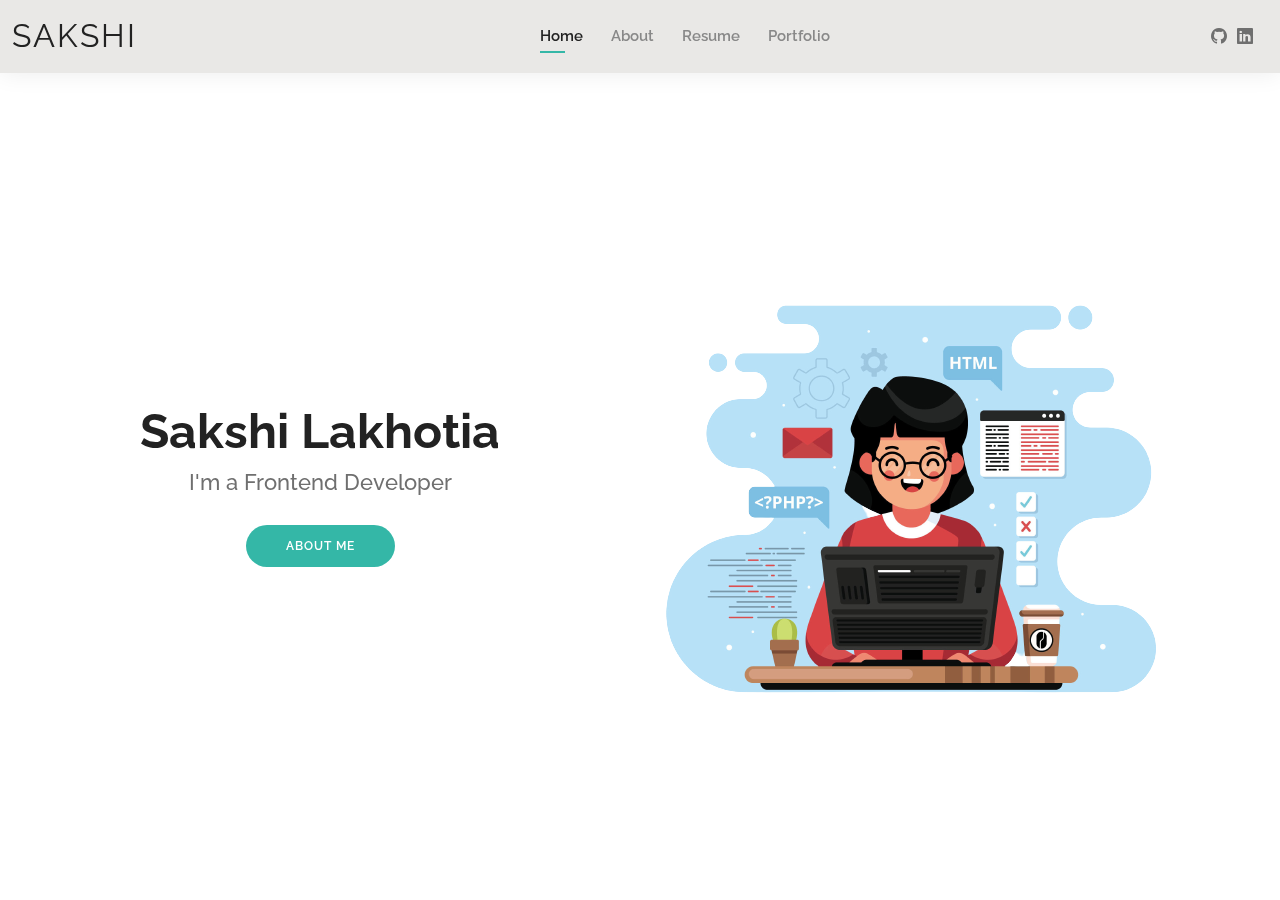
<file: index.html>
<!DOCTYPE html>
<html lang="en">

<head>
  <meta charset="utf-8">
  <meta content="width=device-width, initial-scale=1.0" name="viewport">

  <title>Sakshi</title>
  <meta content="" name="description">
  <meta content="" name="keywords">

  
  <!-- Google Fonts -->
  <link href="https://fonts.googleapis.com/css?family=Open+Sans:300,300i,400,400i,600,600i,700,700i|Raleway:300,300i,400,400i,500,500i,600,600i,700,700i|Poppins:300,300i,400,400i,500,500i,600,600i,700,700i" rel="stylesheet">

  <!-- Vendor CSS Files -->
  <link href="assets/vendor/aos/aos.css" rel="stylesheet">
  <link href="assets/vendor/bootstrap/css/bootstrap.min.css" rel="stylesheet">
  <link href="assets/vendor/bootstrap-icons/bootstrap-icons.css" rel="stylesheet">
  <link href="assets/vendor/boxicons/css/boxicons.min.css" rel="stylesheet">
  <link href="assets/vendor/glightbox/css/glightbox.min.css" rel="stylesheet">
  <link href="assets/vendor/swiper/swiper-bundle.min.css" rel="stylesheet">

  <!-- Template Main CSS File -->
  <link href="assets/css/style.css" rel="stylesheet">

  
</head>

<body>

  <!-- ======= Header ======= -->
  <header id="header" class="fixed-top">
    <div class="container-fluid d-flex justify-content-between align-items-center">

      <h1 class="logo me-auto me-lg-0"><a href="index.html">Sakshi</a></h1>
      <!-- Uncomment below if you prefer to use an image logo -->
      <!-- <a href="index.html" class="logo"><img src="assets/img/logo.png" alt="" class="img-fluid"></a>-->

      <nav id="navbar" class="navbar order-last order-lg-0">
        <ul>
          <li><a class="active" href="index.html">Home</a></li>
          <li><a href="about.html">About</a></li>
          <li><a href="resume.html">Resume</a></li>
          <li><a href="portfolio.html">Portfolio</a></li>
                  </ul>
        <i class="bi bi-list mobile-nav-toggle"></i>
      </nav><!-- .navbar -->

      <div class="header-social-links">
        
        <a href="https://github.com/sakshilakhotia04" target="_blank" class="facebook"><i class="bi bi-github"></i></a>
        
        <a href="https://www.linkedin.com/in/sakshi-lakhotia-ba4a96228/" target="_blank" class="linkedin"><i class="bi bi-linkedin"></i></i></a>
      </div>

    </div>

  </header><!-- End Header -->

  <!-- ======= Hero Section ======= -->
  <section id="hero" class="d-flex align-items-center">
    
    <div class="container d-flex flex-column align-items-center" data-aos="zoom-in" data-aos-delay="100">
     
      <h1>Sakshi Lakhotia</h1>
      <h2>I'm a Frontend Developer</h2>
      <a href="about.html" class="btn-about">About Me</a>
    </div>
    <div class="container d-flex flex-row space-around" data-aos="zoom-in" data-aos-delay="100">
      <img src="./assets/img/2778468-removebg-preview.png">
      <!-- <h1>Sakshi Lakhotia</h1>
      <h2>I'm a Frontend Developer</h2>
      <a href="about.html" class="btn-about">About Me</a> -->
    </div>
  </section><!-- End Hero -->

 

  <div id="preloader"></div>
  <a href="#" class="back-to-top d-flex align-items-center justify-content-center"><i class="bi bi-arrow-up-short"></i></a>

  <!-- Vendor JS Files -->
  <script src="assets/vendor/purecounter/purecounter_vanilla.js"></script>
  <script src="assets/vendor/aos/aos.js"></script>
  <script src="assets/vendor/bootstrap/js/bootstrap.bundle.min.js"></script>
  <script src="assets/vendor/glightbox/js/glightbox.min.js"></script>
  <script src="assets/vendor/isotope-layout/isotope.pkgd.min.js"></script>
  <script src="assets/vendor/swiper/swiper-bundle.min.js"></script>
  <script src="assets/vendor/waypoints/noframework.waypoints.js"></script>
  <script src="assets/vendor/php-email-form/validate.js"></script>

  <!-- Template Main JS File -->
  <script src="assets/js/main.js"></script>

</body>

</html>
</file>
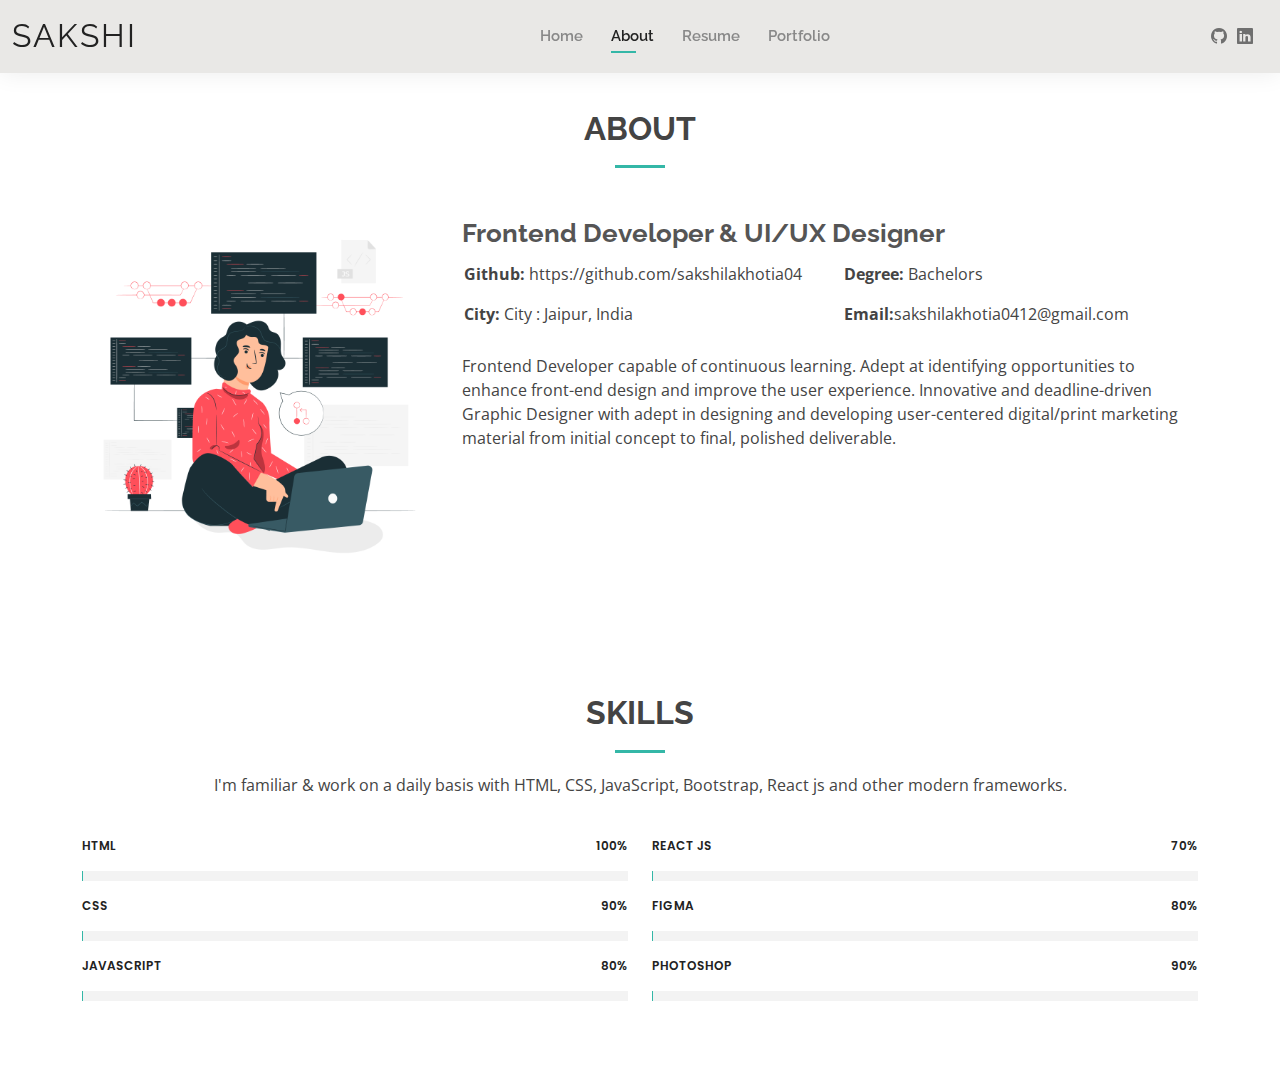
<file: about.html>
<!DOCTYPE html>
<html lang="en">

<head>
  <meta charset="utf-8">
  <meta content="width=device-width, initial-scale=1.0" name="viewport">

  <title>Sakshi</title>
  <meta content="" name="description">
  <meta content="" name="keywords">

  

  <!-- Google Fonts -->
  <link href="https://fonts.googleapis.com/css?family=Open+Sans:300,300i,400,400i,600,600i,700,700i|Raleway:300,300i,400,400i,500,500i,600,600i,700,700i|Poppins:300,300i,400,400i,500,500i,600,600i,700,700i" rel="stylesheet">

  <!-- Vendor CSS Files -->
  <link href="assets/vendor/aos/aos.css" rel="stylesheet">
  <link href="assets/vendor/bootstrap/css/bootstrap.min.css" rel="stylesheet">
  <link href="assets/vendor/bootstrap-icons/bootstrap-icons.css" rel="stylesheet">
  <link href="assets/vendor/boxicons/css/boxicons.min.css" rel="stylesheet">
  <link href="assets/vendor/glightbox/css/glightbox.min.css" rel="stylesheet">
  <link href="assets/vendor/swiper/swiper-bundle.min.css" rel="stylesheet">

  <!-- Template Main CSS File -->
  <link href="assets/css/style.css" rel="stylesheet">

</head>

<body>

  <!-- ======= Header ======= -->
  <header id="header" class="fixed-top">
    <div class="container-fluid d-flex justify-content-between align-items-center">

      <h1 class="logo me-auto me-lg-0"><a href="index.html">Sakshi</a></h1>
   

      <nav id="navbar" class="navbar order-last order-lg-0">
        <ul>
          <li><a href="index.html">Home</a></li>
          <li><a class="active" href="about.html">About</a></li>
          <li><a href="resume.html">Resume</a></li>
          
          <li><a href="portfolio.html">Portfolio</a></li>
         
        </ul>
        <i class="bi bi-list mobile-nav-toggle"></i>
      </nav><!-- .navbar -->

      <div class="header-social-links">
        
        <a href="https://github.com/sakshilakhotia04" target="_blank" class="facebook"><i class="bi bi-github"></i></a>
        
        <a href="https://www.linkedin.com/in/sakshi-lakhotia-ba4a96228/" target="_blank" class="linkedin"><i class="bi bi-linkedin"></i></i></a>
      </div>

    </div>

  </header><!-- End Header -->

  <main id="main">

    <!-- ======= About Section ======= -->
    <section id="about" class="about">
      <div class="container" data-aos="fade-up">

        <div class="section-title">
          <h2>About</h2>
          <!--p>Seeking an entry-level opportunity with an esteemed organization where I can utilize my skills & enhance learning in the field of work. Capable of mastering new technologies.</p-->
        </div>

        <div class="row">
          <div class="col-lg-4">
            <img src="assets/img/aboutttttt.jpg" class="img-fluid" alt="">
          </div>
          <div class="col-lg-8 pt-4 pt-lg-0 content">
            <h3>Frontend Developer &amp; UI/UX Designer</h3>
            
            <div class="row">
              <div class="col-lg-6">
                <ul>
                 
                  <li><i class="bi bi-rounded-right"></i> <strong>Github:</strong> https://github.com/sakshilakhotia04</li>
                 
                  <li><i class="bi bi-rounded-right"></i> <strong>City:</strong> City : Jaipur, India</li>
                </ul>
              </div>
              <div class="col-lg-6">
                <ul>
                 
                  <li><i class="bi bi-rounded-right"></i> <strong>Degree:</strong> Bachelors</li>
                  <li><i class="bi bi-rounded-right"></i> <strong>Email:</strong>sakshilakhotia0412@gmail.com</li>
                  
                </ul>
              </div>
            </div>
            <p>
            Frontend Developer capable of continuous learning. Adept at identifying opportunities to enhance front-end design and improve the user experience. Innovative and deadline-driven Graphic Designer with adept in  designing and developing user-centered digital/print marketing material from initial concept to final, polished deliverable. 
            </p>
          </div>
        </div>

      </div>
    </section><!-- End About Section -->

    <!-- ======= Skills Section ======= -->
    <section id="skills" class="skills">
      <div class="container" data-aos="fade-up">

        <div class="section-title">
          <h2>Skills</h2>
          <p>I'm familiar & work on a daily basis with HTML, CSS, JavaScript, Bootstrap, React js and other modern frameworks.</p>
        </div>

        <div class="row skills-content">

          <div class="col-lg-6">

            <div class="progress">
              <span class="skill">HTML <i class="val">100%</i></span>
              <div class="progress-bar-wrap">
                <div class="progress-bar" role="progressbar" aria-valuenow="100" aria-valuemin="0" aria-valuemax="100"></div>
              </div>
            </div>

            <div class="progress">
              <span class="skill">CSS <i class="val">90%</i></span>
              <div class="progress-bar-wrap">
                <div class="progress-bar" role="progressbar" aria-valuenow="90" aria-valuemin="0" aria-valuemax="100"></div>
              </div>
            </div>

            <div class="progress">
              <span class="skill">JavaScript <i class="val">80%</i></span>
              <div class="progress-bar-wrap">
                <div class="progress-bar" role="progressbar" aria-valuenow="80" aria-valuemin="0" aria-valuemax="100"></div>
              </div>
            </div>

          </div>

          <div class="col-lg-6">

            <div class="progress">
              <span class="skill">React Js <i class="val">70%</i></span>
              <div class="progress-bar-wrap">
                <div class="progress-bar" role="progressbar" aria-valuenow="70" aria-valuemin="0" aria-valuemax="100"></div>
              </div>
            </div>

            <div class="progress">
              <span class="skill">Figma <i class="val">80%</i></span>
              <div class="progress-bar-wrap">
                <div class="progress-bar" role="progressbar" aria-valuenow="80" aria-valuemin="0" aria-valuemax="100"></div>
              </div>
            </div>

            <div class="progress">
              <span class="skill">Photoshop <i class="val">90%</i></span>
              <div class="progress-bar-wrap">
                <div class="progress-bar" role="progressbar" aria-valuenow="90" aria-valuemin="0" aria-valuemax="100"></div>
              </div>
            </div>

          </div>

        </div>

      </div>
    </section><!-- End Skills Section -->

   

  

  <div id="preloader"></div>
  <a href="#" class="back-to-top d-flex align-items-center justify-content-center"><i class="bi bi-arrow-up-short"></i></a>

  <!-- Vendor JS Files -->
  <script src="assets/vendor/purecounter/purecounter_vanilla.js"></script>
  <script src="assets/vendor/aos/aos.js"></script>
  <script src="assets/vendor/bootstrap/js/bootstrap.bundle.min.js"></script>
  <script src="assets/vendor/glightbox/js/glightbox.min.js"></script>
  <script src="assets/vendor/isotope-layout/isotope.pkgd.min.js"></script>
  <script src="assets/vendor/swiper/swiper-bundle.min.js"></script>
  <script src="assets/vendor/waypoints/noframework.waypoints.js"></script>
  <script src="assets/vendor/php-email-form/validate.js"></script>

  <!-- Template Main JS File -->
  <script src="assets/js/main.js"></script>

</body>

</html>
</file>
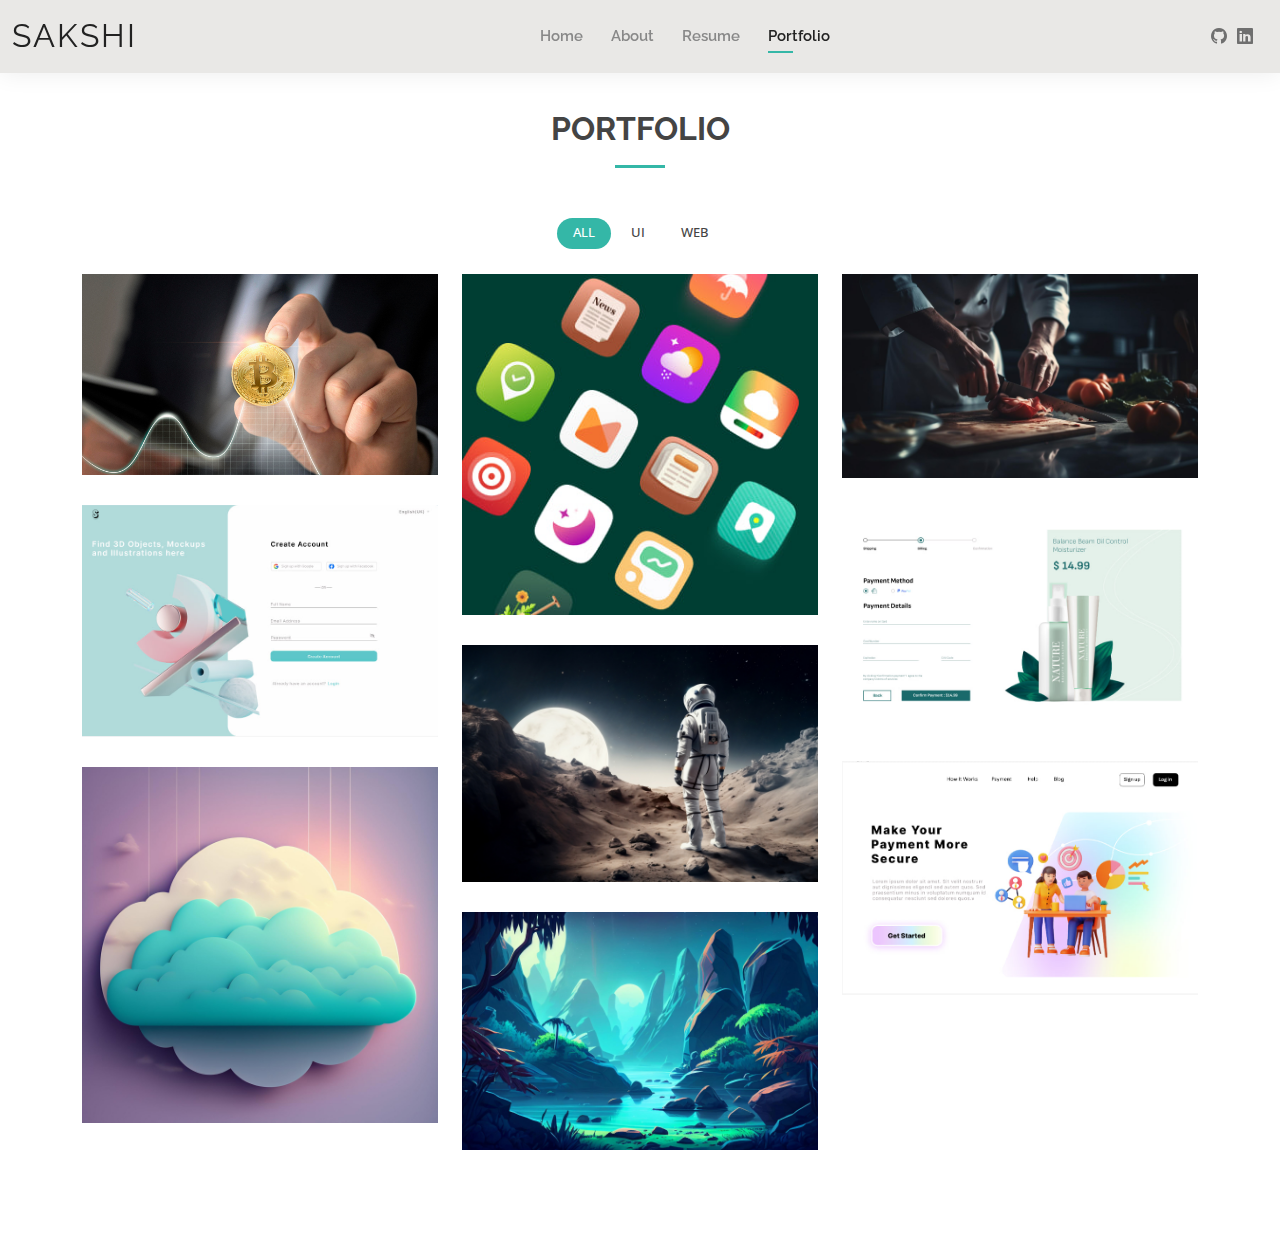
<file: portfolio.html>
<!DOCTYPE html>
<html lang="en">

<head>
  <meta charset="utf-8">
  <meta content="width=device-width, initial-scale=1.0" name="viewport">

  <title>Sakshi</title>
  <meta content="" name="description">
  <meta content="" name="keywords">

  <!-- Favicons
  <link href="assets/img/favicon.png" rel="icon">
  <link href="assets/img/apple-touch-icon.png" rel="apple-touch-icon"> -->

  <!-- Google Fonts -->
  <link href="https://fonts.googleapis.com/css?family=Open+Sans:300,300i,400,400i,600,600i,700,700i|Raleway:300,300i,400,400i,500,500i,600,600i,700,700i|Poppins:300,300i,400,400i,500,500i,600,600i,700,700i" rel="stylesheet">

  <!-- Vendor CSS Files -->
  <link href="assets/vendor/aos/aos.css" rel="stylesheet">
  <link href="assets/vendor/bootstrap/css/bootstrap.min.css" rel="stylesheet">
  <link href="assets/vendor/bootstrap-icons/bootstrap-icons.css" rel="stylesheet">
  <link href="assets/vendor/boxicons/css/boxicons.min.css" rel="stylesheet">
  <link href="assets/vendor/glightbox/css/glightbox.min.css" rel="stylesheet">
  <link href="assets/vendor/swiper/swiper-bundle.min.css" rel="stylesheet">

  <!-- Template Main CSS File -->
  <link href="assets/css/style.css" rel="stylesheet">

 
</head>

<body>

  <!-- ======= Header ======= -->
  <header id="header" class="fixed-top">
    <div class="container-fluid d-flex justify-content-between align-items-center">

      <h1 class="logo me-auto me-lg-0"><a href="index.html">Sakshi</a></h1>
      <!-- Uncomment below if you prefer to use an image logo -->
      <!-- <a href="index.html" class="logo"><img src="assets/img/logo.png" alt="" class="img-fluid"></a>-->

      <nav id="navbar" class="navbar order-last order-lg-0">
        <ul>
          <li><a href="index.html">Home</a></li>
          <li><a href="about.html">About</a></li>
          <li><a href="resume.html">Resume</a></li>
          <li><a class="active" href="portfolio.html">Portfolio</a></li>
          
        </ul>
        <i class="bi bi-list mobile-nav-toggle"></i>
      </nav><!-- .navbar -->

      <div class="header-social-links">
        
        <a href="https://github.com/sakshilakhotia04" target="_blank" class="facebook"><i class="bi bi-github"></i></a>
        
        <a href="https://www.linkedin.com/in/sakshi-lakhotia-ba4a96228/" target="_blank" class="linkedin"><i class="bi bi-linkedin"></i></i></a>
      </div>

    </div>

  </header><!-- End Header -->

  <main id="main">

    <!-- ======= Portfolio Section ======= -->
    <section id="portfolio" class="portfolio">
      <div class="container" data-aos="fade-up">

        <div class="section-title">
          <h2>Portfolio</h2>
          
        </div>

        <div class="row" data-aos="fade-up" data-aos-delay="100">
          <div class="col-lg-12 d-flex justify-content-center">
            <ul id="portfolio-flters">
              <li data-filter="*" class="filter-active">All</li>
              <li data-filter=".filter-card">UI</li>
              <li data-filter=".filter-web">Web</li>
            </ul>
          </div>
        </div>

        <div class="row portfolio-container" data-aos="fade-up" data-aos-delay="200">

          

          <div class="col-lg-4 col-md-6 portfolio-item filter-web">
            <div class="portfolio-wrap">
              <img src="./assets/img/portfolio/close-up-hand-holding-coin.jpg" class="img-fluid" alt="">
              <div class="portfolio-info">
                <h4>Crypto Tracker</h4>                
                <div class="portfolio-links">
                  <a href="https://peppy-elf-57e00e.netlify.app/" target="_blank"><i class="bx bx-link"></i></a>
                </div>
              </div>
            </div>
          </div>

         
          <div class="col-lg-4 col-md-6 portfolio-item filter-card">
            <div class="portfolio-wrap">
              <img src="assets/img/portfolio/icons.jpg" class="img-fluid" alt="">
              <div class="portfolio-info">
                <h4>Icons</h4>
                <p>Icons</p>
                <div class="portfolio-links">
                  <a href="assets/img/portfolio/icons.jpg" data-gallery="portfolioGallery" class="portfolio-lightbox" title="Icons"><i class="bx bx-link"></i></a>
                </div>
              </div>
            </div>
          </div>

          <div class="col-lg-4 col-md-6 portfolio-item filter-web">
            <div class="portfolio-wrap">
              <img src="assets/img/portfolio/man-slicing-fresh-organic-tomato-healthy-meal-generated-by-ai.jpg" class="img-fluid" alt="">
              <div class="portfolio-info">
                <h4>Restaurant Website</h4>
                <div class="portfolio-links">
                  <a href="https://splendid-bavarois-0d9db8.netlify.app/" target="_blank" class="portfolio-details-lightbox" data-glightbox="type: external" title="Portfolio Details"><i class="bx bx-link"></i></a>
                </div>
              </div>
            </div>
          </div>


          <div class="col-lg-4 col-md-6 portfolio-item filter-card">
            <div class="portfolio-wrap">
              <img src="assets/img/portfolio/sign.jpg" class="img-fluid" alt="">
              <div class="portfolio-info">
                <h4>Sign Up</h4>
                <div class="portfolio-links">
                  <a href="assets/img/portfolio/sign.jpg" data-gallery="portfolioGallery" class="portfolio-lightbox" title="Sign Up"><i class="bx bx-link"></i></a>
                  
                </div>
              </div>
            </div>
          </div>

          <div class="col-lg-4 col-md-6 portfolio-item filter-card">
            <div class="portfolio-wrap">
              <img src="assets/img/portfolio/product.jpg" class="img-fluid" alt="">
              <div class="portfolio-info">
                <h4>Product Checkout</h4>
                <div class="portfolio-links">
                  <a href="assets/img/portfolio/product.jpg" data-gallery="portfolioGallery" class="portfolio-lightbox" title="Product Checkout"><i class="bx bx-link"></i></a>
                  
                </div>
              </div>
            </div>
          </div>

          <div class="col-lg-4 col-md-6 portfolio-item filter-web">
            <div class="portfolio-wrap">
              <img src="assets/img/portfolio/full-shot-female-astronaut-wearing-spacesuit.jpg" class="img-fluid" alt="">
              <div class="portfolio-info">
                <h4>Space Travel</h4>
                <div class="portfolio-links">                 
                  <a href="https://space-travel-made-easy.netlify.app/" target="_blank" class="portfolio-details-lightbox" data-glightbox="type: external" title="Portfolio Details"><i class="bx bx-link"></i></a>
                </div>
              </div>
            </div>
          </div>
          <div class="col-lg-4 col-md-6 portfolio-item filter-card">
            <div class="portfolio-wrap">
              <img src="assets/img/portfolio/payment.jpg" class="img-fluid" alt="">
              <div class="portfolio-info">
                <h4>Payment Landing Page</h4>               
                <div class="portfolio-links">
                  <a href="assets/img/portfolio/payment.jpg" data-gallery="portfolioGallery" class="portfolio-lightbox" title="Payment Landing Page"><i class="bx bx-link"></i></a>
                 
                </div>
              </div>
            </div>
          </div>

          <div class="col-lg-4 col-md-6 portfolio-item filter-web">
            <div class="portfolio-wrap">
              <img src="assets/img/portfolio/paper-cutout-cloud-with-word-cloud-it.jpg" class="img-fluid" alt="">
              <div class="portfolio-info">
                <h4>Weather Website</h4>
                <div class="portfolio-links">
                  <!-- <a href="assets/img/portfolio/portfolio-9.jpg" data-gallery="portfolioGallery" class="portfolio-lightbox" title="Web 3"><i class="bx bx-plus"></i></a> -->
                  <a href="https://zippy-mandazi-5ec29a.netlify.app/" target="_blank" class="portfolio-details-lightbox" data-glightbox="type: external" title="Portfolio Details"><i class="bx bx-link"></i></a>
                </div>
              </div>
            </div>
          </div>
          <!-- <div class="col-lg-4 col-md-6 portfolio-item filter-card">
            <div class="portfolio-wrap">
              <img src="assets/img/portfolio/portfolio-8.jpg" class="img-fluid" alt="">
              <div class="portfolio-info">
                <h4>Card 3</h4>
                <p>Card</p>
                <div class="portfolio-links">
                  <a href="assets/img/portfolio/portfolio-8.jpg" data-gallery="portfolioGallery" class="portfolio-lightbox" title="Card 3"><i class="bx bx-plus"></i></a>
                  <a href="portfolio-details.html" class="portfolio-details-lightbox" data-glightbox="type: external" title="Portfolio Details"><i class="bx bx-link"></i></a>
                </div>
              </div>
            </div>
          </div> -->

          <div class="col-lg-4 col-md-6 portfolio-item filter-web">
            <div class="portfolio-wrap">
              <img src="assets/img/portfolio/jungle-background-forest-nature-scene-futuristic-generative-ai.jpg" class="img-fluid" alt="">
              <div class="portfolio-info">
                <h4>Parallax Website</h4>
                <div class="portfolio-links">
                  <!-- <a href="assets/img/portfolio/portfolio-9.jpg" data-gallery="portfolioGallery" class="portfolio-lightbox" title="Web 3"><i class="bx bx-plus"></i></a> -->
                  <a href="https://fancy-bienenstitch-a3ef98.netlify.app/" target="_blank" class="portfolio-details-lightbox" data-glightbox="type: external" title="Portfolio Details"><i class="bx bx-link"></i></a>
                </div>
              </div>
            </div>
          </div>

        </div>

      </div>
    </section><!-- End Portfolio Section -->

  </main><!-- End #main -->

 

  <div id="preloader"></div>
  <a href="#" class="back-to-top d-flex align-items-center justify-content-center"><i class="bi bi-arrow-up-short"></i></a>

  <!-- Vendor JS Files -->
  <script src="assets/vendor/purecounter/purecounter_vanilla.js"></script>
  <script src="assets/vendor/aos/aos.js"></script>
  <script src="assets/vendor/bootstrap/js/bootstrap.bundle.min.js"></script>
  <script src="assets/vendor/glightbox/js/glightbox.min.js"></script>
  <script src="assets/vendor/isotope-layout/isotope.pkgd.min.js"></script>
  <script src="assets/vendor/swiper/swiper-bundle.min.js"></script>
  <script src="assets/vendor/waypoints/noframework.waypoints.js"></script>
  <script src="assets/vendor/php-email-form/validate.js"></script>

  <!-- Template Main JS File -->
  <script src="assets/js/main.js"></script>

</body>

</html>
</file>
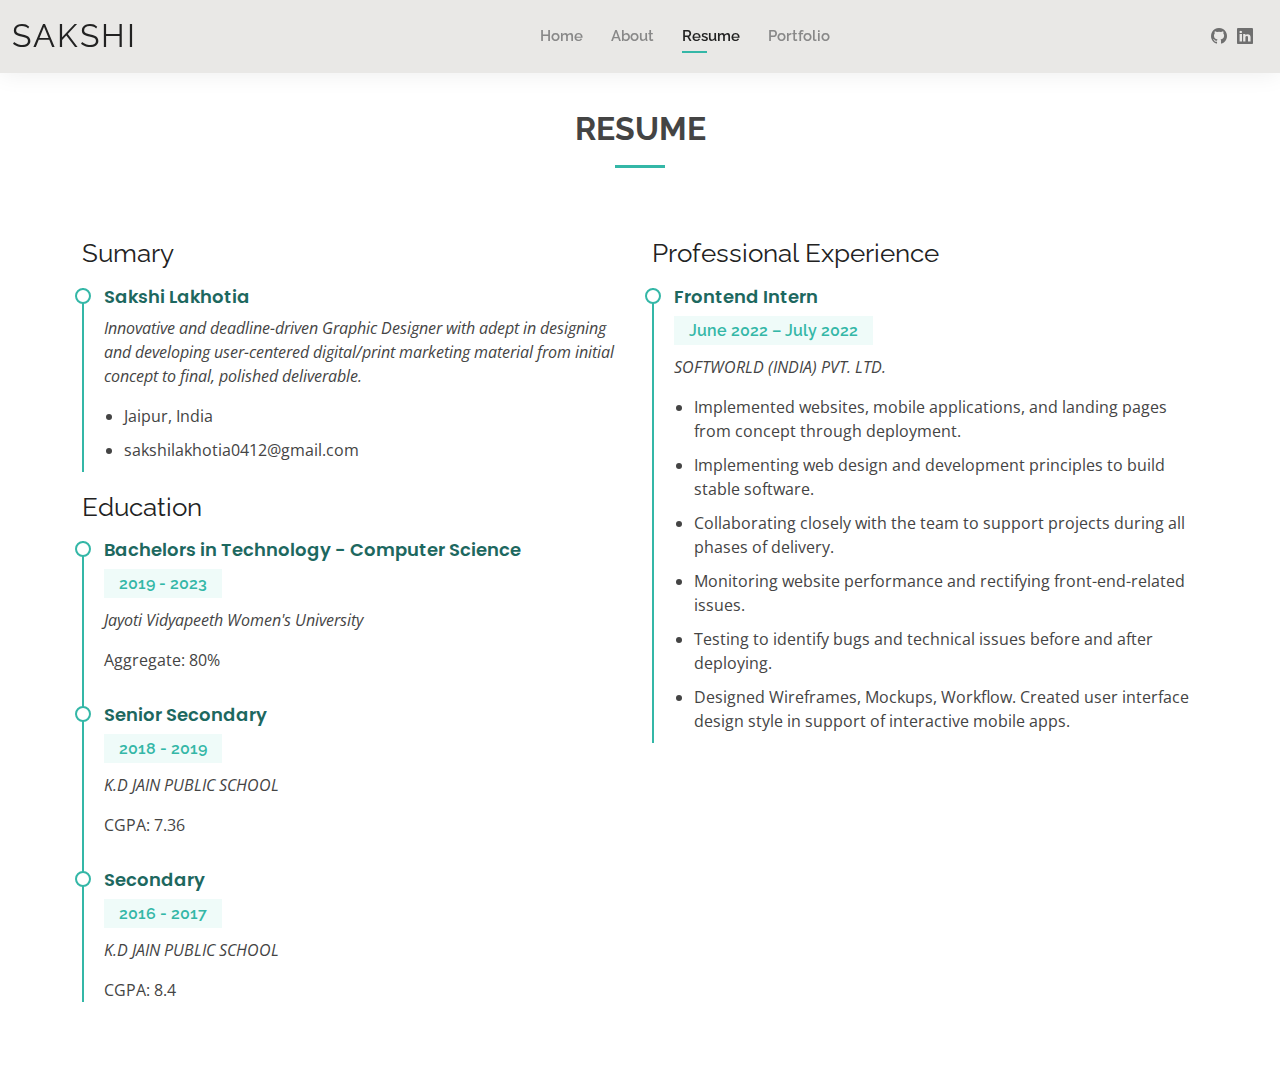
<file: resume.html>
<!DOCTYPE html>
<html lang="en">

<head>
  <meta charset="utf-8">
  <meta content="width=device-width, initial-scale=1.0" name="viewport">

  <title>Sakshi</title>
  <meta content="" name="description">
  <meta content="" name="keywords">

  

  <!-- Google Fonts -->
  <link href="https://fonts.googleapis.com/css?family=Open+Sans:300,300i,400,400i,600,600i,700,700i|Raleway:300,300i,400,400i,500,500i,600,600i,700,700i|Poppins:300,300i,400,400i,500,500i,600,600i,700,700i" rel="stylesheet">

  <!-- Vendor CSS Files -->
  <link href="assets/vendor/aos/aos.css" rel="stylesheet">
  <link href="assets/vendor/bootstrap/css/bootstrap.min.css" rel="stylesheet">
  <link href="assets/vendor/bootstrap-icons/bootstrap-icons.css" rel="stylesheet">
  <link href="assets/vendor/boxicons/css/boxicons.min.css" rel="stylesheet">
  <link href="assets/vendor/glightbox/css/glightbox.min.css" rel="stylesheet">
  <link href="assets/vendor/swiper/swiper-bundle.min.css" rel="stylesheet">

  <!-- Template Main CSS File -->
  <link href="assets/css/style.css" rel="stylesheet">

  
</head>

<body>

  <!-- ======= Header ======= -->
  <header id="header" class="fixed-top">
    <div class="container-fluid d-flex justify-content-between align-items-center">

      <h1 class="logo me-auto me-lg-0"><a href="index.html">Sakshi</a></h1>
      <!-- Uncomment below if you prefer to use an image logo -->
      <!-- <a href="index.html" class="logo"><img src="assets/img/logo.png" alt="" class="img-fluid"></a>-->

      <nav id="navbar" class="navbar order-last order-lg-0">
        <ul>
          <li><a href="index.html">Home</a></li>
          <li><a href="about.html">About</a></li>
          <li><a class="active" href="resume.html">Resume</a></li>
           <li><a href="portfolio.html">Portfolio</a></li>
          
        </ul>
        <i class="bi bi-list mobile-nav-toggle"></i>
      </nav><!-- .navbar -->

      <div class="header-social-links">
       
        <a href="https://github.com/sakshilakhotia04" target="_blank" class="facebook"><i class="bi bi-github"></i></a>
        
        <a href="https://www.linkedin.com/in/sakshi-lakhotia-ba4a96228/" target="_blank" class="linkedin"><i class="bi bi-linkedin"></i></i></a>
      </div>

    </div>

  </header><!-- End Header -->

  <main id="main">

    <!-- ======= Resume Section ======= -->
    <section id="resume" class="resume">
      <div class="container" data-aos="fade-up">

        <div class="section-title">
          <h2>Resume</h2>
         
        </div>

        <div class="row">
          <div class="col-lg-6">
            <h3 class="resume-title">Sumary</h3>
            <div class="resume-item pb-0">
              <h4>Sakshi Lakhotia</h4>
              <p><em>Innovative and deadline-driven Graphic Designer with adept in  designing and developing user-centered digital/print marketing material from initial concept to final, polished deliverable.</em></p>
              <p>
              <ul>
                <li>Jaipur, India</li>
                
                <li>sakshilakhotia0412@gmail.com</li>
              </ul>
              </p>
            </div>

            <h3 class="resume-title">Education</h3>
            <div class="resume-item">
              <h4>Bachelors in Technology - Computer Science</h4>
              <h5>2019 - 2023</h5>
              <p><em>Jayoti Vidyapeeth Women's University</em></p>
              <p>Aggregate: 80%</p>
            </div>
            <div class="resume-item">
              <h4>Senior Secondary</h4>
              <h5>2018 - 2019</h5>
              <p><em>K.D JAIN PUBLIC SCHOOL</em></p>
              <p>CGPA: 7.36</p>
            </div>
            <div class="resume-item">
              <h4>Secondary</h4>
              <h5>2016 - 2017</h5>
              <p><em>K.D JAIN PUBLIC SCHOOL</em></p>
              <p>CGPA: 8.4</p>
            </div>
          </div>
          <div class="col-lg-6">
            <h3 class="resume-title">Professional Experience</h3>
            <div class="resume-item">
              <h4>Frontend Intern</h4>
              <h5>June 2022 – July 2022
                </h5>
              <p><em>SOFTWORLD (INDIA) PVT. LTD.</em></p>
              <p>
              <ul>
                <li>Implemented websites, mobile applications, and landing pages from concept through deployment.</li>
                <li>Implementing web design and development principles to build stable software. </li>
                <li>Collaborating closely with the team to support projects during all phases of delivery.</li>
                <li> Monitoring website performance and rectifying front-end-related issues.</li>
                <li> Testing to identify bugs and technical issues before and after deploying.</li>
                <li>Designed Wireframes, Mockups, Workflow. Created user interface design style in support of interactive mobile apps.</li>
              </ul>
              </p>
            </div>
            
          </div>
        </div>

      </div>
    </section><!-- End Resume Section -->

  </main><!-- End #main -->

  
  <div id="preloader"></div>
  <a href="#" class="back-to-top d-flex align-items-center justify-content-center"><i class="bi bi-arrow-up-short"></i></a>

  <!-- Vendor JS Files -->
  <script src="assets/vendor/purecounter/purecounter_vanilla.js"></script>
  <script src="assets/vendor/aos/aos.js"></script>
  <script src="assets/vendor/bootstrap/js/bootstrap.bundle.min.js"></script>
  <script src="assets/vendor/glightbox/js/glightbox.min.js"></script>
  <script src="assets/vendor/isotope-layout/isotope.pkgd.min.js"></script>
  <script src="assets/vendor/swiper/swiper-bundle.min.js"></script>
  <script src="assets/vendor/waypoints/noframework.waypoints.js"></script>
  <script src="assets/vendor/php-email-form/validate.js"></script>

  <!-- Template Main JS File -->
  <script src="assets/js/main.js"></script>

</body>

</html>
</file>
<file: assets/css/style.css>
/*--------------------------------------------------------------
# General
--------------------------------------------------------------*/
body {
  font-family: "Open Sans", sans-serif;
  color: #444444;
}

a {
  color: #34b7a7;
  text-decoration: none;
}

a:hover {
  color: #51cdbe;
  text-decoration: none;
}

h1,
h2,
h3,
h4,
h5,
h6 {
  font-family: "Raleway", sans-serif;
}

#main {
  margin-top: 50px;
}

@media (max-width: 992px) {
  #main {
    margin-top: 30px;
  }
}

/*--------------------------------------------------------------
# Preloader
--------------------------------------------------------------*/
#preloader {
  position: fixed;
  top: 0;
  left: 0;
  right: 0;
  bottom: 0;
  z-index: 9999;
  overflow: hidden;
  background: #fff;
}

#preloader:before {
  content: "";
  position: fixed;
  top: calc(50% - 30px);
  left: calc(50% - 30px);
  border: 6px solid #34b7a7;
  border-top-color: #dcf5f2;
  border-radius: 50%;
  width: 60px;
  height: 60px;
  animation: animate-preloader 1s linear infinite;
}

@keyframes animate-preloader {
  0% {
    transform: rotate(0deg);
  }

  100% {
    transform: rotate(360deg);
  }
}

/*--------------------------------------------------------------
# Back to top button
--------------------------------------------------------------*/
.back-to-top {
  position: fixed;
  visibility: hidden;
  opacity: 0;
  right: 15px;
  bottom: 15px;
  z-index: 996;
  background: #34b7a7;
  width: 40px;
  height: 40px;
  border-radius: 50px;
  transition: all 0.4s;
}

.back-to-top i {
  font-size: 24px;
  color: #fff;
  line-height: 0;
}

.back-to-top:hover {
  background: #49cbbb;
  color: #fff;
}

.back-to-top.active {
  visibility: visible;
  opacity: 1;
}

/*--------------------------------------------------------------
# Header
--------------------------------------------------------------*/
#header {
  background: #e9e8e6;
  box-shadow: 0px 0px 25px 0 rgba(0, 0, 0, 0.08);
  z-index: 997;
  padding: 15px 0;
}

#header .logo {
  font-size: 32px;
  margin: 0;
  padding: 0;
  line-height: 1;
  font-weight: 400;
  letter-spacing: 2px;
  text-transform: uppercase;
}

#header .logo a {
  color: #222222;
}

#header .logo img {
  max-height: 40px;
}

@media (max-width: 992px) {
  #header .logo {
    font-size: 28px;
  }
}

/*--------------------------------------------------------------
# Header Social Links
--------------------------------------------------------------*/
.header-social-links {
  padding-right: 15px;
}

.header-social-links a {
  color: #6f6f6f;
  padding-left: 6px;
  display: inline-block;
  line-height: 0px;
  transition: 0.3s;
  font-size: 16px;
}

.header-social-links a:hover {
  color: #34b7a7;
}

/*--------------------------------------------------------------
# Navigation Menu
--------------------------------------------------------------*/
/**
* Desktop Navigation 
*/
.navbar {
  padding: 0;
}

.navbar ul {
  margin: 0;
  padding: 0;
  display: flex;
  list-style: none;
  align-items: center;
}

.navbar li {
  position: relative;
  padding: 10px 0 10px 28px;
}

.navbar a,
.navbar a:focus {
  display: flex;
  align-items: center;
  justify-content: space-between;
  font-family: "Raleway", sans-serif;
  font-size: 15px;
  font-weight: 600;
  color: #888888;
  white-space: nowrap;
  transition: 0.3s;
  position: relative;
}

.navbar a i,
.navbar a:focus i {
  font-size: 12px;
  line-height: 0;
  margin-left: 5px;
}

.navbar>ul>li>a:before {
  content: "";
  position: absolute;
  width: 0;
  height: 2px;
  bottom: -5px;
  left: 0;
  background-color: #34b7a7;
  visibility: hidden;
  width: 0px;
  transition: all 0.3s ease-in-out 0s;
}

.navbar a:hover:before,
.navbar li:hover>a:before,
.navbar .active:before {
  visibility: visible;
  width: 25px;
}

.navbar a:hover,
.navbar .active,
.navbar .active:focus,
.navbar li:hover>a {
  color: #222222;
}

.navbar .dropdown ul {
  display: block;
  position: absolute;
  left: 14px;
  top: calc(100% + 30px);
  margin: 0;
  padding: 10px 0;
  z-index: 99;
  opacity: 0;
  visibility: hidden;
  background: #fff;
  box-shadow: 0px 0px 30px rgba(127, 137, 161, 0.25);
  transition: 0.3s;
  border-radius: 4px;
}

.navbar .dropdown ul li {
  min-width: 200px;
  padding: 0;
}

.navbar .dropdown ul a {
  padding: 10px 20px;
  font-size: 15px;
  text-transform: none;
  font-weight: 600;
}

.navbar .dropdown ul a i {
  font-size: 12px;
}

.navbar .dropdown ul a:hover,
.navbar .dropdown ul .active:hover,
.navbar .dropdown ul li:hover>a {
  color: #34b7a7;
}

.navbar .dropdown:hover>ul {
  opacity: 1;
  top: 100%;
  visibility: visible;
}

.navbar .dropdown .dropdown ul {
  top: 0;
  left: calc(100% - 30px);
  visibility: hidden;
}

.navbar .dropdown .dropdown:hover>ul {
  opacity: 1;
  top: 0;
  left: 100%;
  visibility: visible;
}

@media (max-width: 1366px) {
  .navbar .dropdown .dropdown ul {
    left: -90%;
  }

  .navbar .dropdown .dropdown:hover>ul {
    left: -100%;
  }
}

/**
* Mobile Navigation 
*/
.mobile-nav-toggle {
  color: #222222;
  font-size: 28px;
  cursor: pointer;
  display: none;
  line-height: 0;
  transition: 0.5s;
}

.mobile-nav-toggle.bi-x {
  color: #fff;
}

@media (max-width: 991px) {
  .mobile-nav-toggle {
    display: block;
  }

  .navbar ul {
    display: none;
  }
}

.navbar-mobile {
  position: fixed;
  overflow: hidden;
  top: 0;
  right: 0;
  left: 0;
  bottom: 0;
  background: rgba(9, 9, 9, 0.9);
  transition: 0.3s;
  z-index: 999;
}

.navbar-mobile .mobile-nav-toggle {
  position: absolute;
  top: 15px;
  right: 15px;
}

.navbar-mobile ul {
  display: block;
  position: absolute;
  top: 55px;
  right: 15px;
  bottom: 15px;
  left: 15px;
  padding: 10px 0;
  border-radius: 10px;
  background-color: #fff;
  overflow-y: auto;
  transition: 0.3s;
}

.navbar-mobile a,
.navbar-mobile a:focus {
  font-size: 15px;
  padding-right: 15px;
  color: #222222;
}

.navbar-mobile a:hover,
.navbar-mobile .active,
.navbar-mobile li:hover>a {
  color: #34b7a7;
}

.navbar-mobile .getstarted,
.navbar-mobile .getstarted:focus {
  margin: 15px;
}

.navbar-mobile .dropdown ul {
  position: static;
  display: none;
  margin: 10px 20px;
  padding: 10px 0;
  z-index: 99;
  opacity: 1;
  visibility: visible;
  background: #fff;
  box-shadow: 0px 0px 30px rgba(127, 137, 161, 0.25);
}

.navbar-mobile .dropdown ul li {
  min-width: 200px;
}

.navbar-mobile .dropdown ul a {
  padding: 10px 20px;
}

.navbar-mobile .dropdown ul a i {
  font-size: 12px;
}

.navbar-mobile .dropdown ul a:hover,
.navbar-mobile .dropdown ul .active:hover,
.navbar-mobile .dropdown ul li:hover>a {
  color: #34b7a7;
}

.navbar-mobile .dropdown>.dropdown-active {
  display: block;
}

/*--------------------------------------------------------------
# Hero Section
--------------------------------------------------------------*/

#hero  {
  
  width: 100%;
  height: 100vh;
  
}

#hero .container {
  padding-top: 70px;
  position: relative;
}

@media (max-width: 992px) {
  #hero .container {
    padding-top: 58px;
  }
}

#hero h1 {
  margin: 0;
  font-size: 48px;
  font-weight: 700;
  line-height: 56px;
  color: #222222;
}

#hero h2 {
  color: #6f6f6f;
  margin: 10px 0 0 0;
  font-size: 22px;
}

#hero .btn-about {
  font-family: "Raleway", sans-serif;
  text-transform: uppercase;
  font-weight: 600;
  font-size: 12px;
  letter-spacing: 1px;
  display: inline-block;
  padding: 12px 40px;
  border-radius: 50px;
  transition: 0.5s;
  margin-top: 30px;
  color: #fff;
  background: #34b7a7;
}

#hero .btn-about:hover {
  background: #3dc8b7;
}

@media (min-width: 1024px) {
  #hero {
    background-attachment: fixed;
  }
}

@media (max-width: 992px) {
  #hero:before {
    content: "";
    background: rgba(255, 255, 255, 0.8);
    position: absolute;
    bottom: 0;
    top: 0;
    left: 0;
    right: 0;
  }

  #hero h1 {
    font-size: 28px;
    line-height: 36px;
  }

  #hero h2 {
    font-size: 18px;
    line-height: 24px;
  }
}

/*--------------------------------------------------------------
# Sections General
--------------------------------------------------------------*/
section {
  padding: 60px 0;
}

.section-bg {
  background-color: #e7f8f6;
}

.section-title {
  text-align: center;
  padding-bottom: 30px;
}

.section-title h2 {
  font-size: 32px;
  font-weight: bold;
  text-transform: uppercase;
  margin-bottom: 20px;
  padding-bottom: 20px;
  position: relative;
}

.section-title h2::after {
  content: "";
  position: absolute;
  display: block;
  width: 50px;
  height: 3px;
  background: #34b7a7;
  bottom: 0;
  left: calc(50% - 25px);
}

.section-title p {
  margin-bottom: 0;
}

/*--------------------------------------------------------------
# Cta
--------------------------------------------------------------*/
.cta {
  background: linear-gradient(rgba(0, 0, 0, 0.6), rgba(0, 0, 0, 0.6)), url("../img/bg-1.jpg") fixed center center;
  background-size: cover;
  padding: 80px 0;
}

.cta h3 {
  color: #fff;
  font-size: 28px;
  font-weight: 700;
}

.cta p {
  color: #fff;
}

.cta .cta-btn {
  font-family: "Raleway", sans-serif;
  text-transform: uppercase;
  font-weight: 500;
  font-size: 16px;
  letter-spacing: 1px;
  display: inline-block;
  padding: 8px 20px;
  border-radius: 2px;
  transition: 0.5s;
  margin: 10px;
  border: 2px solid #fff;
  color: #fff;
}

.cta .cta-btn:hover {
  background: #34b7a7;
  border: 2px solid #34b7a7;
}

@media (max-width: 1024px) {
  .cta {
    background-attachment: scroll;
  }
}

@media (min-width: 769px) {
  .cta .cta-btn-container {
    display: flex;
    align-items: center;
    justify-content: flex-end;
  }
}

/*--------------------------------------------------------------
# About
--------------------------------------------------------------*/
.about .content h3 {
  font-weight: 700;
  font-size: 26px;
  color: #555555;
}

.about .content ul {
  list-style: none;
  padding: 0;
}

.about .content ul li {
  padding-bottom: 10px;
}

.about .content ul i {
  font-size: 20px;
  padding-right: 2px;
  color: #34b7a7;
}

.about .content p:last-child {
  margin-bottom: 0;
}

/*--------------------------------------------------------------
# Skills
--------------------------------------------------------------*/
.skills .progress {
  height: 60px;
  display: block;
  background: none;
  border-radius: 0;
}

.skills .progress .skill {
  padding: 10px 0;
  margin: 0 0 6px 0;
  text-transform: uppercase;
  display: block;
  font-weight: 600;
  font-family: "Poppins", sans-serif;
  color: #222222;
}

.skills .progress .skill .val {
  float: right;
  font-style: normal;
}

.skills .progress-bar-wrap {
  background: #f3f3f3;
}

.skills .progress-bar {
  width: 1px;
  height: 10px;
  transition: 0.9s;
  background-color: #34b7a7;
}


/*--------------------------------------------------------------
# Resume
--------------------------------------------------------------*/
.resume .resume-title {
  font-size: 26px;
  font-weight: 400;
  margin-top: 20px;
  margin-bottom: 20px;
  color: #222222;
}

.resume .resume-item {
  padding: 0 0 20px 20px;
  margin-top: -2px;
  border-left: 2px solid #34b7a7;
  position: relative;
}

.resume .resume-item h4 {
  line-height: 18px;
  font-size: 18px;
  font-weight: 600;
  font-family: "Poppins", sans-serif;
  color: #1d685f;
  margin-bottom: 10px;
}

.resume .resume-item h5 {
  font-size: 16px;
  background: #effbf9;
  padding: 5px 15px;
  display: inline-block;
  font-weight: 600;
  margin-bottom: 10px;
  color: #34b7a7;
}

.resume .resume-item ul {
  padding-left: 20px;
}

.resume .resume-item ul li {
  padding-bottom: 10px;
}

.resume .resume-item:last-child {
  padding-bottom: 0;
}

.resume .resume-item::before {
  content: "";
  position: absolute;
  width: 16px;
  height: 16px;
  border-radius: 50px;
  left: -9px;
  top: 0;
  background: #fff;
  border: 2px solid #34b7a7;
}


/*--------------------------------------------------------------
# Portfolio
--------------------------------------------------------------*/
.portfolio .portfolio-item {
  margin-bottom: 30px;
}

.portfolio #portfolio-flters {
  padding: 0;
  margin: 0 auto 20px auto;
  list-style: none;
  text-align: center;
}

.portfolio #portfolio-flters li {
  cursor: pointer;
  display: inline-block;
  padding: 8px 16px 10px 16px;
  font-size: 13px;
  font-weight: 500;
  line-height: 1;
  text-transform: uppercase;
  color: #444444;
  margin-bottom: 5px;
  transition: all 0.3s ease-in-out;
  border-radius: 50px;
}

.portfolio #portfolio-flters li:hover,
.portfolio #portfolio-flters li.filter-active {
  color: #fff;
  background: #34b7a7;
}

.portfolio #portfolio-flters li:last-child {
  margin-right: 0;
}

.portfolio .portfolio-wrap {
  transition: 0.3s;
  position: relative;
  overflow: hidden;
  z-index: 1;
  background: rgba(34, 34, 34, 0.6);
}

.portfolio .portfolio-wrap::before {
  content: "";
  background: rgba(34, 34, 34, 0.6);
  position: absolute;
  left: 0;
  right: 0;
  top: 0;
  bottom: 0;
  transition: all ease-in-out 0.3s;
  z-index: 2;
  opacity: 0;
}

.portfolio .portfolio-wrap img {
  transition: all ease-in-out 0.3s;
}

.portfolio .portfolio-wrap .portfolio-info {
  opacity: 0;
  position: absolute;
  top: 0;
  left: 0;
  right: 0;
  bottom: 0;
  z-index: 3;
  transition: all ease-in-out 0.3s;
  display: flex;
  flex-direction: column;
  justify-content: flex-end;
  align-items: flex-start;
  padding: 20px;
}

.portfolio .portfolio-wrap .portfolio-info h4 {
  font-size: 20px;
  color: #fff;
  font-weight: 600;
}

.portfolio .portfolio-wrap .portfolio-info p {
  color: rgba(255, 255, 255, 0.7);
  font-size: 14px;
  text-transform: uppercase;
  padding: 0;
  margin: 0;
  font-style: italic;
}

.portfolio .portfolio-wrap .portfolio-links {
  text-align: center;
  z-index: 4;
}

.portfolio .portfolio-wrap .portfolio-links a {
  color: #fff;
  margin: 0 5px 0 0;
  font-size: 28px;
  display: inline-block;
  transition: 0.3s;
}

.portfolio .portfolio-wrap .portfolio-links a:hover {
  color: #78d9cd;
}

.portfolio .portfolio-wrap:hover::before {
  opacity: 1;
}

.portfolio .portfolio-wrap:hover img {
  transform: scale(1.2);
}

.portfolio .portfolio-wrap:hover .portfolio-info {
  opacity: 1;
}

/*--------------------------------------------------------------
# Portfolio Details
--------------------------------------------------------------*/
.portfolio-details {
  padding-top: 0;
}

.portfolio-details .portfolio-details-slider img {
  width: 100%;
}

.portfolio-details .portfolio-details-slider .swiper-pagination {
  margin-top: 20px;
  position: relative;
}

.portfolio-details .portfolio-details-slider .swiper-pagination .swiper-pagination-bullet {
  width: 12px;
  height: 12px;
  background-color: #fff;
  opacity: 1;
  border: 1px solid #34b7a7;
}

.portfolio-details .portfolio-details-slider .swiper-pagination .swiper-pagination-bullet-active {
  background-color: #34b7a7;
}

.portfolio-details .portfolio-info {
  padding: 30px;
  box-shadow: 0px 0 30px rgba(34, 34, 34, 0.08);
}

.portfolio-details .portfolio-info h3 {
  font-size: 22px;
  font-weight: 700;
  margin-bottom: 20px;
  padding-bottom: 20px;
  border-bottom: 1px solid #eee;
}

.portfolio-details .portfolio-info ul {
  list-style: none;
  padding: 0;
  font-size: 15px;
}

.portfolio-details .portfolio-info ul li+li {
  margin-top: 10px;
}

.portfolio-details .portfolio-description {
  padding-top: 30px;
}

.portfolio-details .portfolio-description h2 {
  font-size: 26px;
  font-weight: 700;
  margin-bottom: 20px;
}

.portfolio-details .portfolio-description p {
  padding: 0;
}

/*--------------------------------------------------------------
# Contact
--------------------------------------------------------------*/
.contact .info {
  width: 100%;
  background: #fff;
}

.contact .info i {
  font-size: 20px;
  color: #34b7a7;
  float: left;
  width: 44px;
  height: 44px;
  background: #effbf9;
  display: flex;
  justify-content: center;
  align-items: center;
  border-radius: 50px;
  transition: all 0.3s ease-in-out;
}

.contact .info h4 {
  padding: 0 0 0 60px;
  font-size: 22px;
  font-weight: 600;
  margin-bottom: 5px;
  color: #222222;
}

.contact .info p {
  padding: 0 0 0 60px;
  margin-bottom: 0;
  font-size: 14px;
  color: #555555;
}

.contact .info .email,
.contact .info .phone {
  margin-top: 40px;
}

.contact .info .email:hover i,
.contact .info .address:hover i,
.contact .info .phone:hover i {
  background: #34b7a7;
  color: #fff;
}

.contact .php-email-form {
  width: 100%;
  background: #fff;
}

.contact .php-email-form .form-group {
  padding-bottom: 8px;
}

.contact .php-email-form .error-message {
  display: none;
  color: #fff;
  background: #ed3c0d;
  text-align: center;
  padding: 15px;
  font-weight: 600;
}

.contact .php-email-form .sent-message {
  display: none;
  color: #fff;
  background: #18d26e;
  text-align: center;
  padding: 15px;
  font-weight: 600;
}

.contact .php-email-form .loading {
  display: none;
  background: #fff;
  text-align: center;
  padding: 15px;
}

.contact .php-email-form .loading:before {
  content: "";
  display: inline-block;
  border-radius: 50%;
  width: 24px;
  height: 24px;
  margin: 0 10px -6px 0;
  border: 3px solid #18d26e;
  border-top-color: #eee;
  animation: animate-loading 1s linear infinite;
}

.contact .php-email-form input,
.contact .php-email-form textarea {
  border-radius: 4px;
  box-shadow: none;
  font-size: 14px;
}

.contact .php-email-form input:focus,
.contact .php-email-form textarea:focus {
  border-color: #34b7a7;
}

.contact .php-email-form input {
  height: 44px;
}

.contact .php-email-form textarea {
  padding: 10px 12px;
}

.contact .php-email-form button[type=submit] {
  background: #34b7a7;
  border: 0;
  padding: 10px 30px 12px 30px;
  color: #fff;
  transition: 0.4s;
  border-radius: 50px;
}

.contact .php-email-form button[type=submit]:hover {
  background: #3dc8b7;
}

@keyframes animate-loading {
  0% {
    transform: rotate(0deg);
  }

  100% {
    transform: rotate(360deg);
  }
}

/*--------------------------------------------------------------
# Footer
--------------------------------------------------------------*/
#footer {
  background: #e9e8e6;
  padding: 30px 0;
  color: #222222;
  font-size: 14px;
  text-align: center;
}

#footer .credits {
  padding-top: 5px;
  font-size: 13px;
}

#footer .credits a {
  color: #34b7a7;
}
</file>
